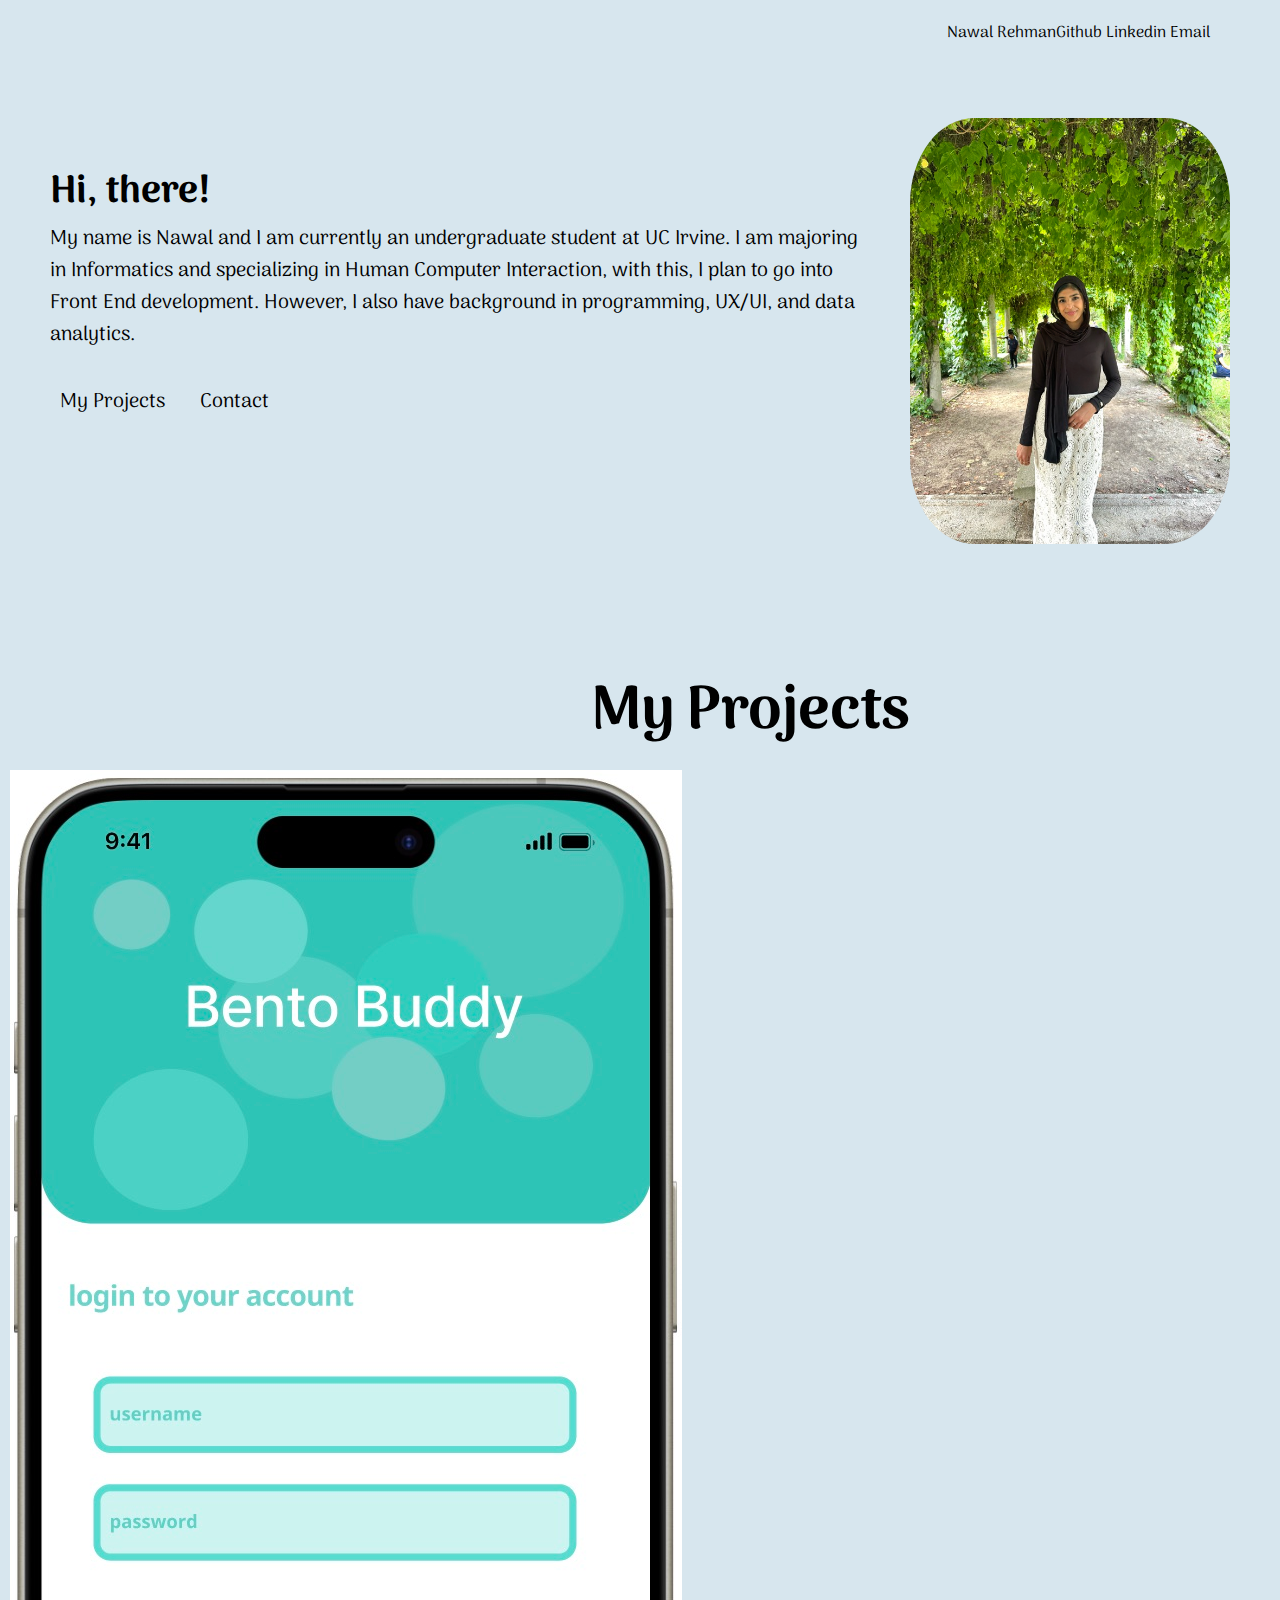
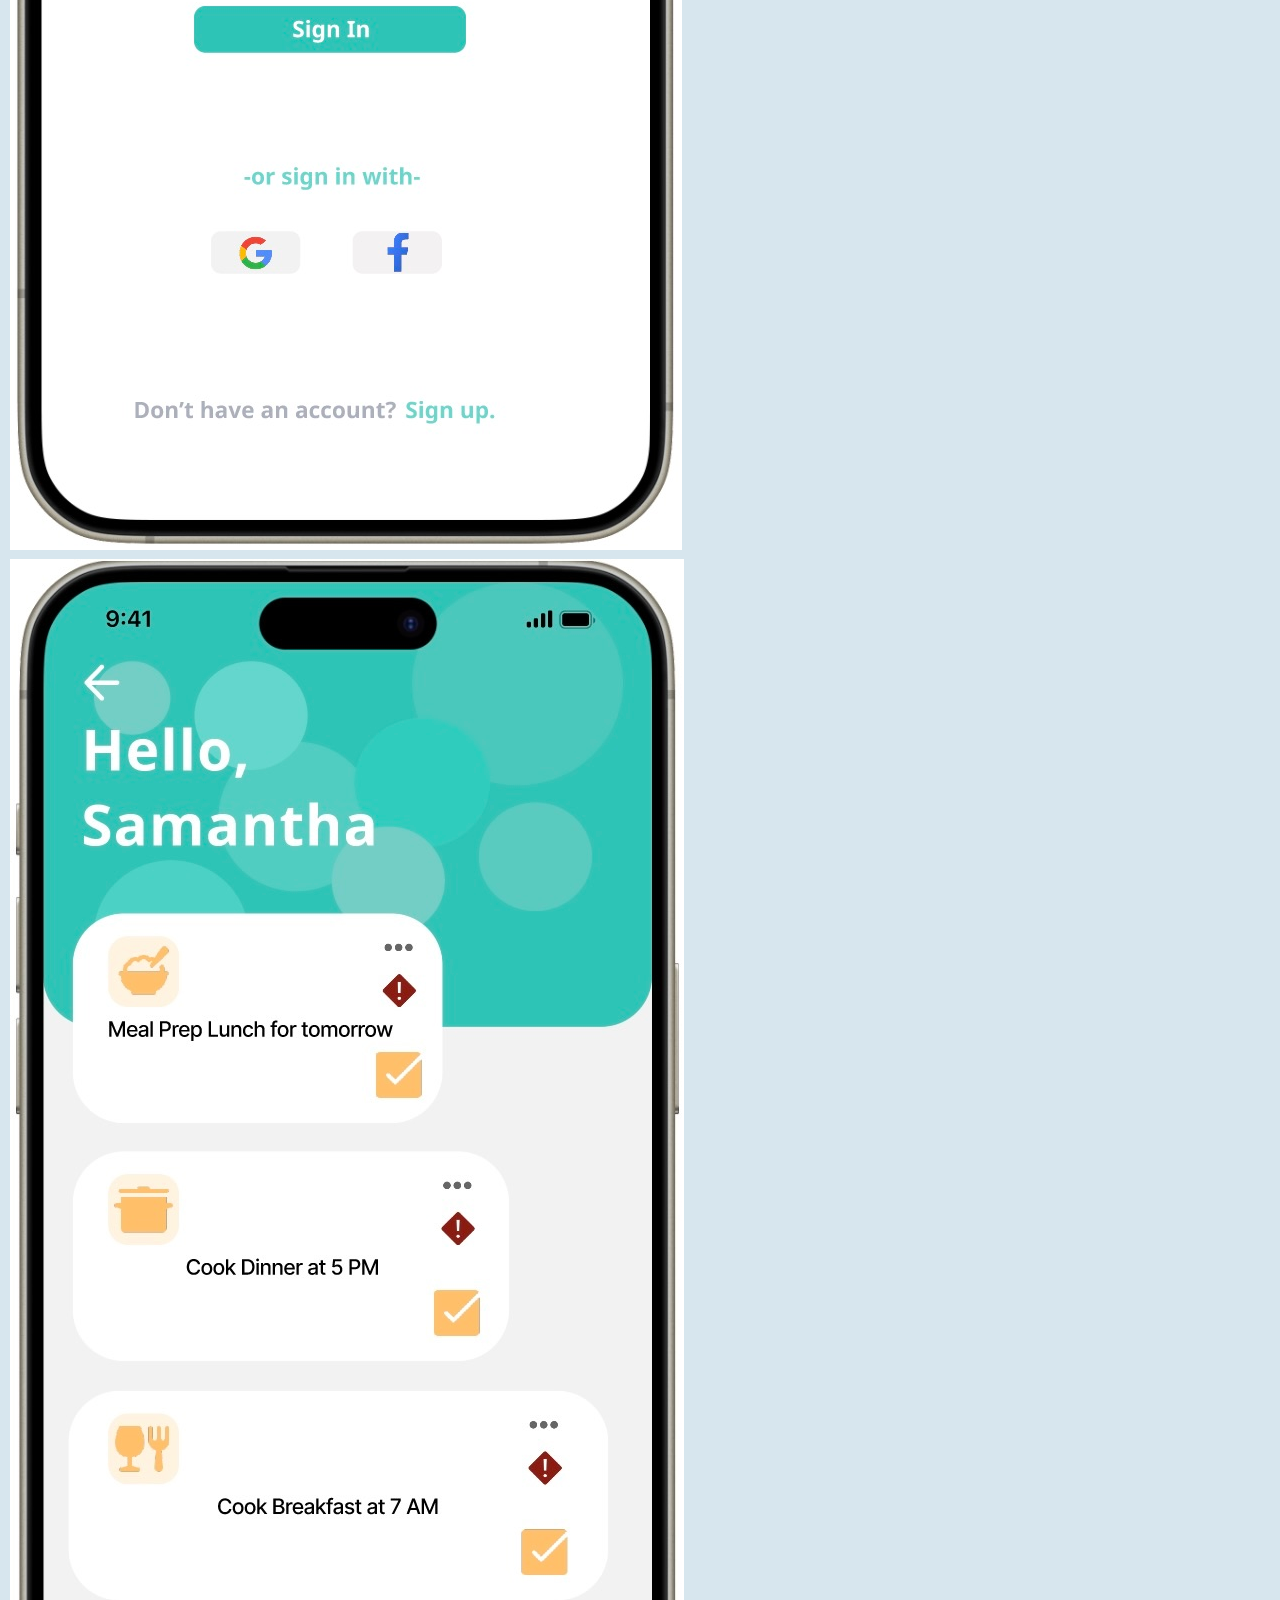
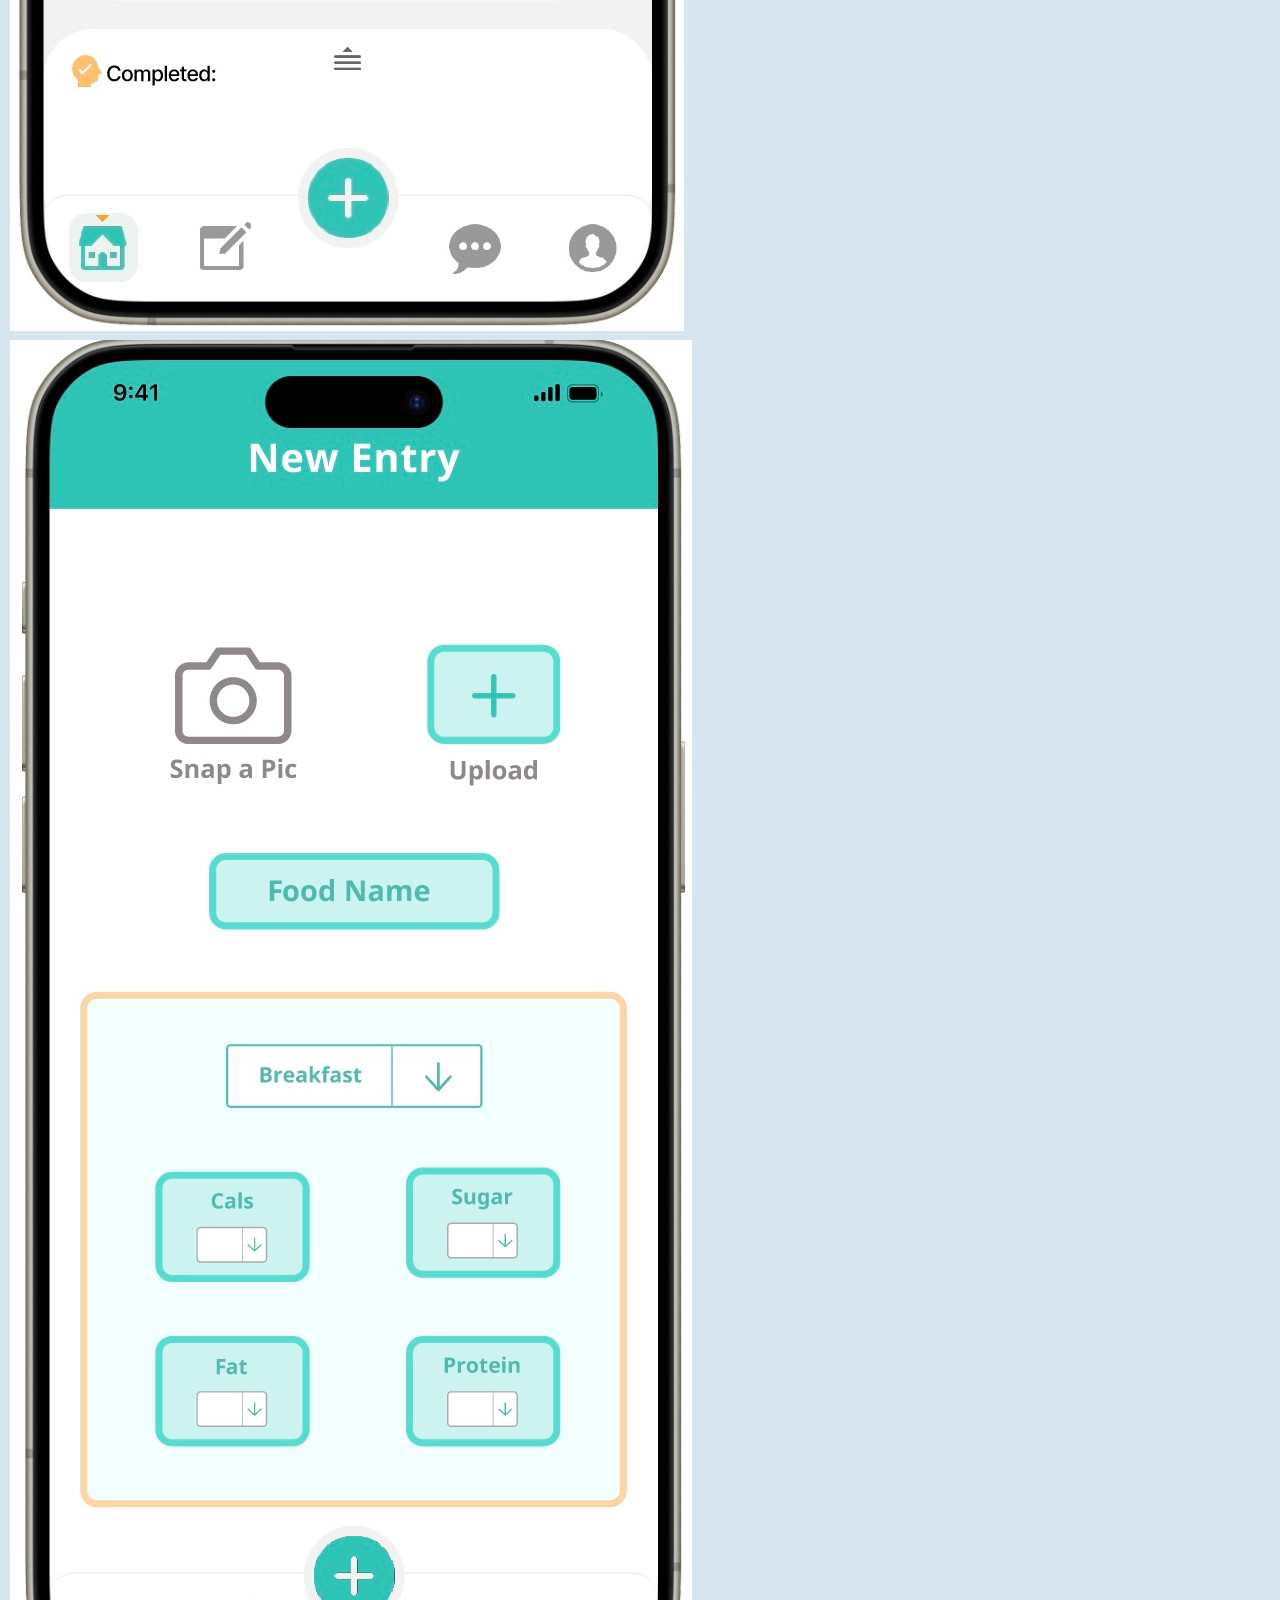
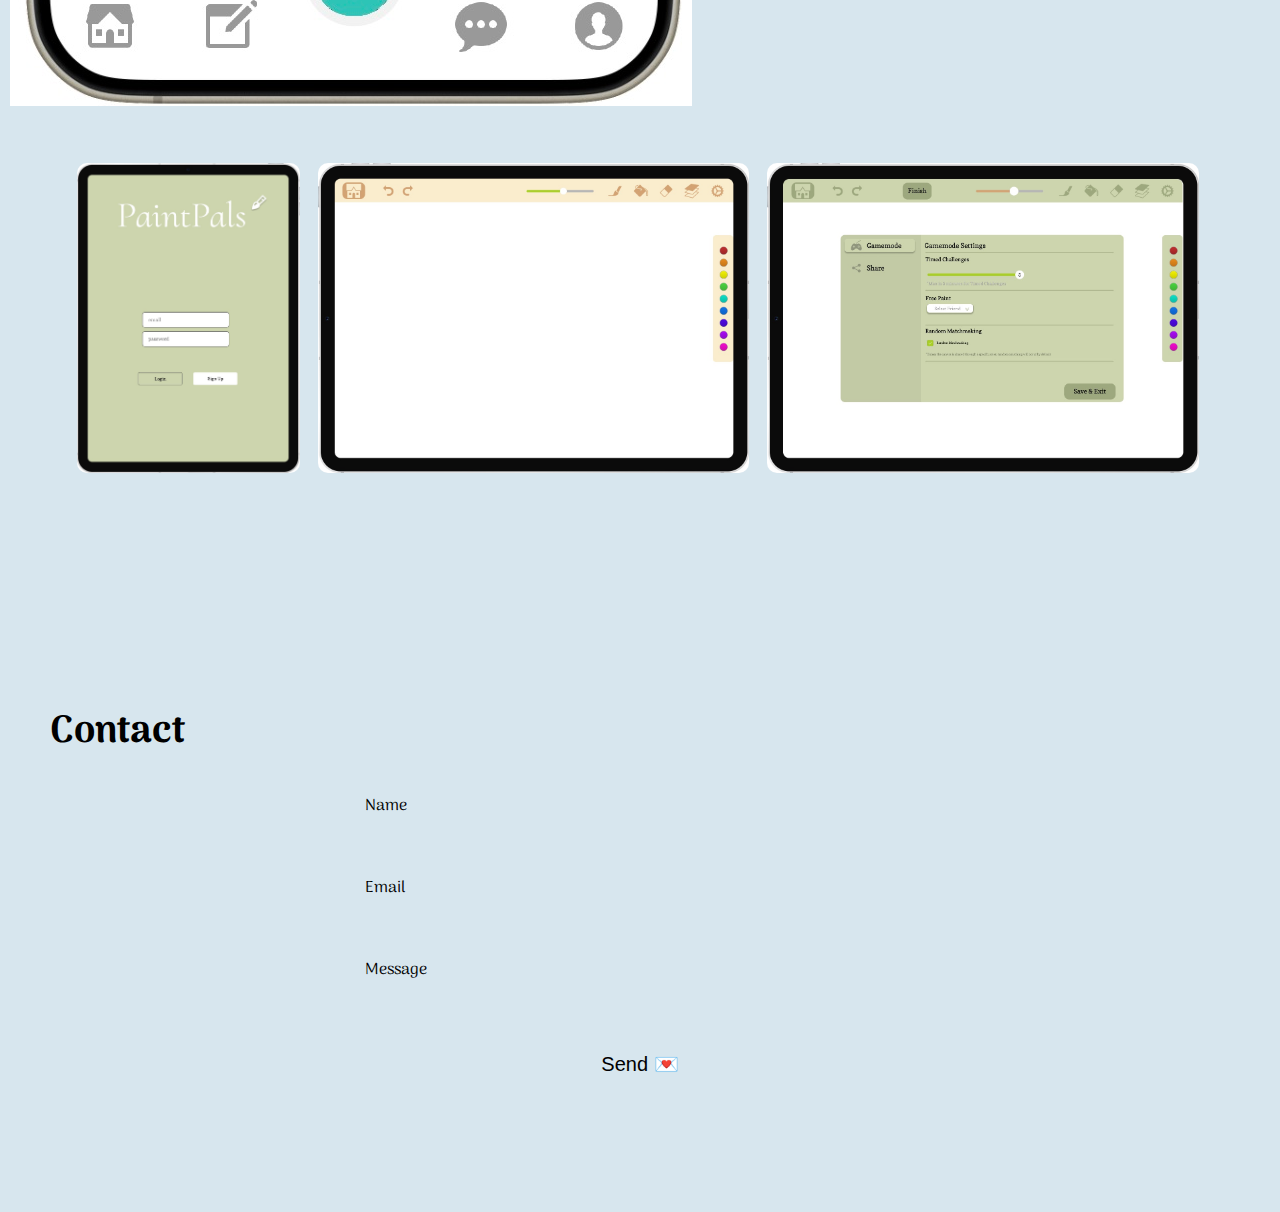
<file: index.html>
<!doctype html>
<html lang="en">

<!--
WRITTEN BY: Nawal Rehman
EMAIL: Your email here
-->

<head>
  <meta charset="utf-8">
  <meta name="author" content="Nawal Rehman">
  <meta name="description" content="home page of Nawal Rehman's portfolio">
  <meta name="viewport" content="width=device-width, initial-scale=1.0">

  <title>Nawal Rehman Portfolio</title>

  

  <link rel="preconnect" href="https://fonts.googleapis.com">
  <link rel="preconnect" href="https://fonts.gstatic.com" crossorigin>
  <link href="https://fonts.googleapis.com/css2?family=Arima:wght@100..700&display=swap" rel="stylesheet">
  <link rel="stylesheet" href="https://cdnjs.cloudflare.com/ajax/libs/font-awesome/6.6.0/css/all.min.css" 
  integrity="sha512-Kc323vGBEqzTmouAECnVceyQqyqdsSiqLQISBL29aUW4U/M7pSPA/gEUZQqv1cwx4OnYxTxve5UMg5GT6L4JJg==" crossorigin="anonymous" 
  referrerpolicy="no-referrer">
  
  <link rel="stylesheet" href="styles.css" />

</head>
<body>
  <!-- NAVBAR -->
  <nav>
    <div class="left">
        <a href="/">Nawal Rehman</a>
    </div>
    
    <div class="right">
        <a href="https://github.com/rehmannn21" target="_blank" rel="noopener noreferrer">
            <i class="fa-brands fa-github"></i>
            <span>Github</span>
        </a>
        <a href="https://www.linkedin.com/in/nawal-rehman-740a55330/" target="_blank" rel="noopener noreferrer">
            <i class="fa-brands fa-linkedin"></i>
            <span>Linkedin</span>
        </a>
        <a href="mailto:rehmannawal@gmail.com">
            <i class="fa-regular fa-envelope"></i>
            <span>Email</span>
        </a>
    </div>
        </nav>
        <main>
            <!-- ME -->
             <section class="about-section">
                <div class="text">
                    <h2>Hi, there!</h2>
                    <p> My name is Nawal and I am currently an undergraduate student at UC Irvine. I am majoring in Informatics and specializing in Human Computer
                         Interaction, with this, I plan to go into Front End development. However, I also have background in programming, UX/UI, 
                         and data analytics. </p>
    
                    <div class="links">
                        <a href="#myprojects">
                            <i class="fa-regular fa-user"></i>
                        <span>My Projects</span>
                    </a>
                    <a href="#contact">
                        <i class="fa-regular fa-envelope"></i>
                    <span>Contact</span>
                    </a>
                    </div>
                </div>
    
                <div class="headshot">
                    <img src="./me.jpeg" alt="nawal rehman headshot">
                </div>
             </section>
    
              <!-- MY PROJECTS -->
              <section id="myprojects" class="project-section">
                <h2>My Projects</h2>
    
                <div class="project-row"> 
                    <img src="./bento1.jpeg" alt="bento log-in">
                    <img src="./bento2.jpeg" alt="bento home page">
                    <img src="./bento3.jpeg" alt="bento food entry">
                </div>

                <div class="project-row2">
                  <img src="./paint1.jpeg" alt="paint log-in">
                  <img src="./paint2.jpeg" alt="paint canvas page">
                  <img src="./paint3.jpeg" alt="paint game mode">
                </div>
    
                <div class="group">
                    <div class="person-details">
                    </div>
                </div>
              </section>
    
               <!-- CONTACT -->
             <section id="contact" class="contact-section">
                <h2>Contact</h2>
                <div class="group">
    
                    <form>
                        <label for="name">Name</label>
                        <input type="text" id="name">
    
                        <label for="email">Email</label>
                        <input type="email" id="email">
    
                        <label for="message">Message</label>
                        <input type="text" id="message">
    
                        <button type="submit">Send 💌</button>
                    </form>
                </div>
             </section>
        </main>
</body>
</html>
</file>
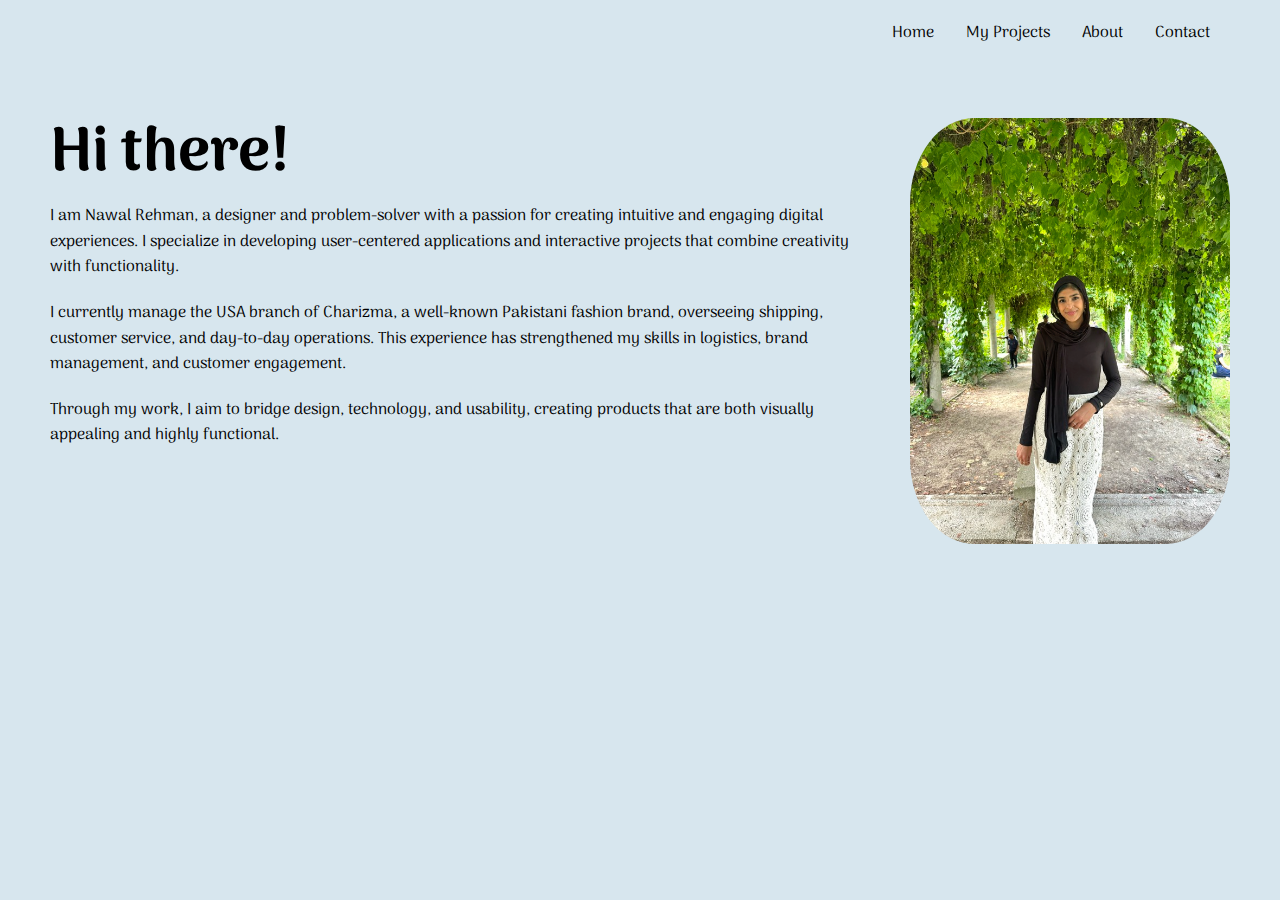
<file: about.html>
<!DOCTYPE html>
<html lang="en">
<head>
  <meta charset="UTF-8" />
  <meta name="viewport" content="width=device-width, initial-scale=1.0" />
  <title>About</title>

  <link rel="stylesheet" href="styles.css" />
  <link rel="preconnect" href="https://fonts.googleapis.com">
  <link rel="preconnect" href="https://fonts.gstatic.com" crossorigin>
  <link href="https://fonts.googleapis.com/css2?family=Arima:wght@100..700&display=swap" rel="stylesheet">
  <link rel="stylesheet" href="https://cdnjs.cloudflare.com/ajax/libs/font-awesome/6.6.0/css/all.min.css" 
    integrity="sha512-Kc323vGBEqzTmouAECnVceyQqyqdsSiqLQISBL29aUW4U/M7pSPA/gEUZQqv1cwx4OnYxTxve5UMg5GT6L4JJg==" crossorigin="anonymous" 
    referrerpolicy="no-referrer">

  <link rel="stylesheet" href="styles.css" />
</head>
<body>
  <nav class="navbar">
    <div class="nav-links">
      <a href="index.html">Home</a>
      <a href="myprojects.html">My Projects</a>
      <a href="about.html"class="active">About</a>
      <a href="contact.html">Contact</a>

      <!-- <a href="contact.html">Contact</a> -->
    </div>
  </nav>

  <main>
    <section class="about-section">
    <div>
      <div class="about-text">
        <h2>Hi there!</h2>
        <p> I am Nawal Rehman, a designer and problem-solver with a passion for creating intuitive and engaging digital experiences. I specialize in developing user-centered applications and interactive projects that combine creativity with functionality. 
        </p>
          <p> I currently manage the USA branch of Charizma, a well-known Pakistani fashion brand, overseeing shipping, customer service, and day-to-day operations. This experience has strengthened my skills in logistics, brand management, and customer engagement.
          </p> 
          <p>Through my work, I aim to bridge design, technology, and usability, creating products that are both visually appealing and highly functional. 
          </p>
      </div>
    </div>

      <div class="headshot">
        <img src="./me.jpeg" alt="nawal rehman headshot">
      </div>
    </section>
  </main>
</body>
</html>
</file>
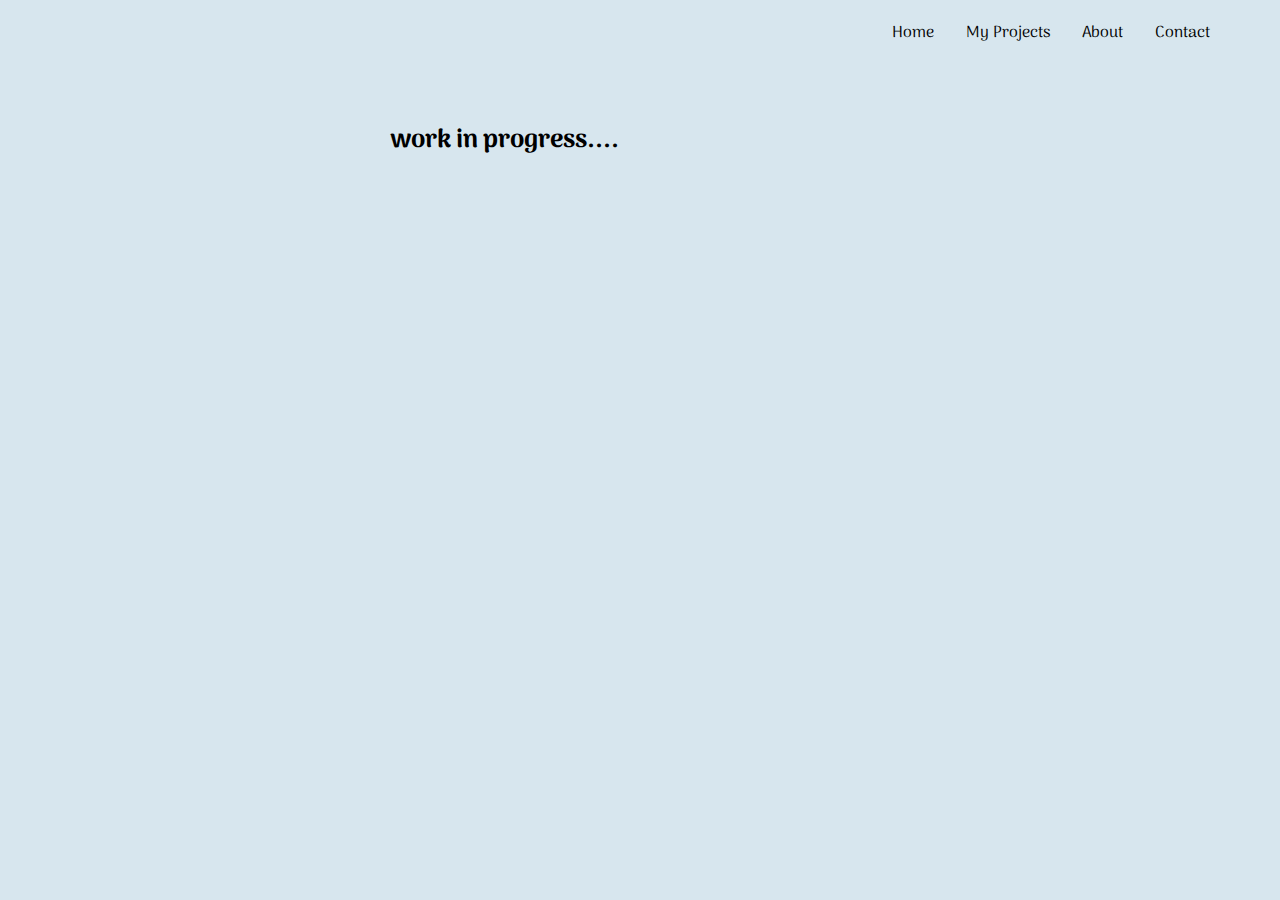
<file: bentobuddy.html>
<!doctype html>
<html lang="en">

<head>
  <meta charset="utf-8">
  <meta name="author" content="Nawal Rehman">
  <meta name="description" content="Bento Buddy Case Study">
  <meta name="viewport" content="width=device-width, initial-scale=1.0">

  <title>Bento Buddy | Nawal Rehman</title>

  <link rel="preconnect" href="https://fonts.googleapis.com">
  <link rel="preconnect" href="https://fonts.gstatic.com" crossorigin>
  <link href="https://fonts.googleapis.com/css2?family=Arima:wght@100..700&display=swap" rel="stylesheet">

  <link rel="stylesheet" href="styles.css">
</head>

<body class="project-page bento-page">

      <!-- NAVBAR -->
  <nav class="navbar">
    <div class="nav-links">
      <a href="index.html">Home</a>
      <a href="myprojects.html" class="active">My Projects</a>
      <a href="about.html">About</a>
      <a href="contact.html">Contact</a>
    </div>
  </nav>




    <!-- HERO SECTION -->
    <section class="project-hero1">
      <div class="project-hero-text1">
        <h1 class="project-subtitle1">
          work in progress....
        </h1>
        <p></p>
      </div>
    </section>
  
    <!-- IMAGES -->
    <!-- <div class="project-images-case1">
      <img src="./AI chat.png" alt="Bento Buddy AI chat">
    </div> -->
  
    <!-- PROJECT BODY -->
    <!-- <section class="project-body1">
         <div class="project-images-case1">
      <img src="./AI chat.png" alt="Bento Buddy AI chat">
    </div>
  
      <div class="project-info-box">
        <h2>Project Overview</h2>
        <p> -->
          <!-- Bento Buddy is a meal-planning mobile app designed to simplify the process
          of creating balanced, visually appealing bento boxes. The app helps users
          plan meals efficiently by guiding portion balance, ingredient variety,
          and nutritional considerations. -->
        <!-- </p>
      </div>
  
      <div class="project-info-box">
        <h2> The Problem</h2>
        <p>... -->
          <!-- Many users struggle with meal planning due to time constraints, lack of
          nutritional knowledge, and decision fatigue. Creating balanced meals often
          feels overwhelming, leading to repetitive or unhealthy choices.
        </p> -->
      <!-- </div>
  
      <div class="project-info-box">
        <h2> The Solution</h2>
        <p>... -->
          <!-- Bento Buddy streamlines meal planning by offering a structured bento-building
          experience. Users can easily assemble meals through guided portions,
          ingredient suggestions, and visual feedback—making healthy eating more
          approachable and enjoyable. -->
        <!-- </p>
      </div>
  
    </section> -->
  
  </body>
  </html>
</file>
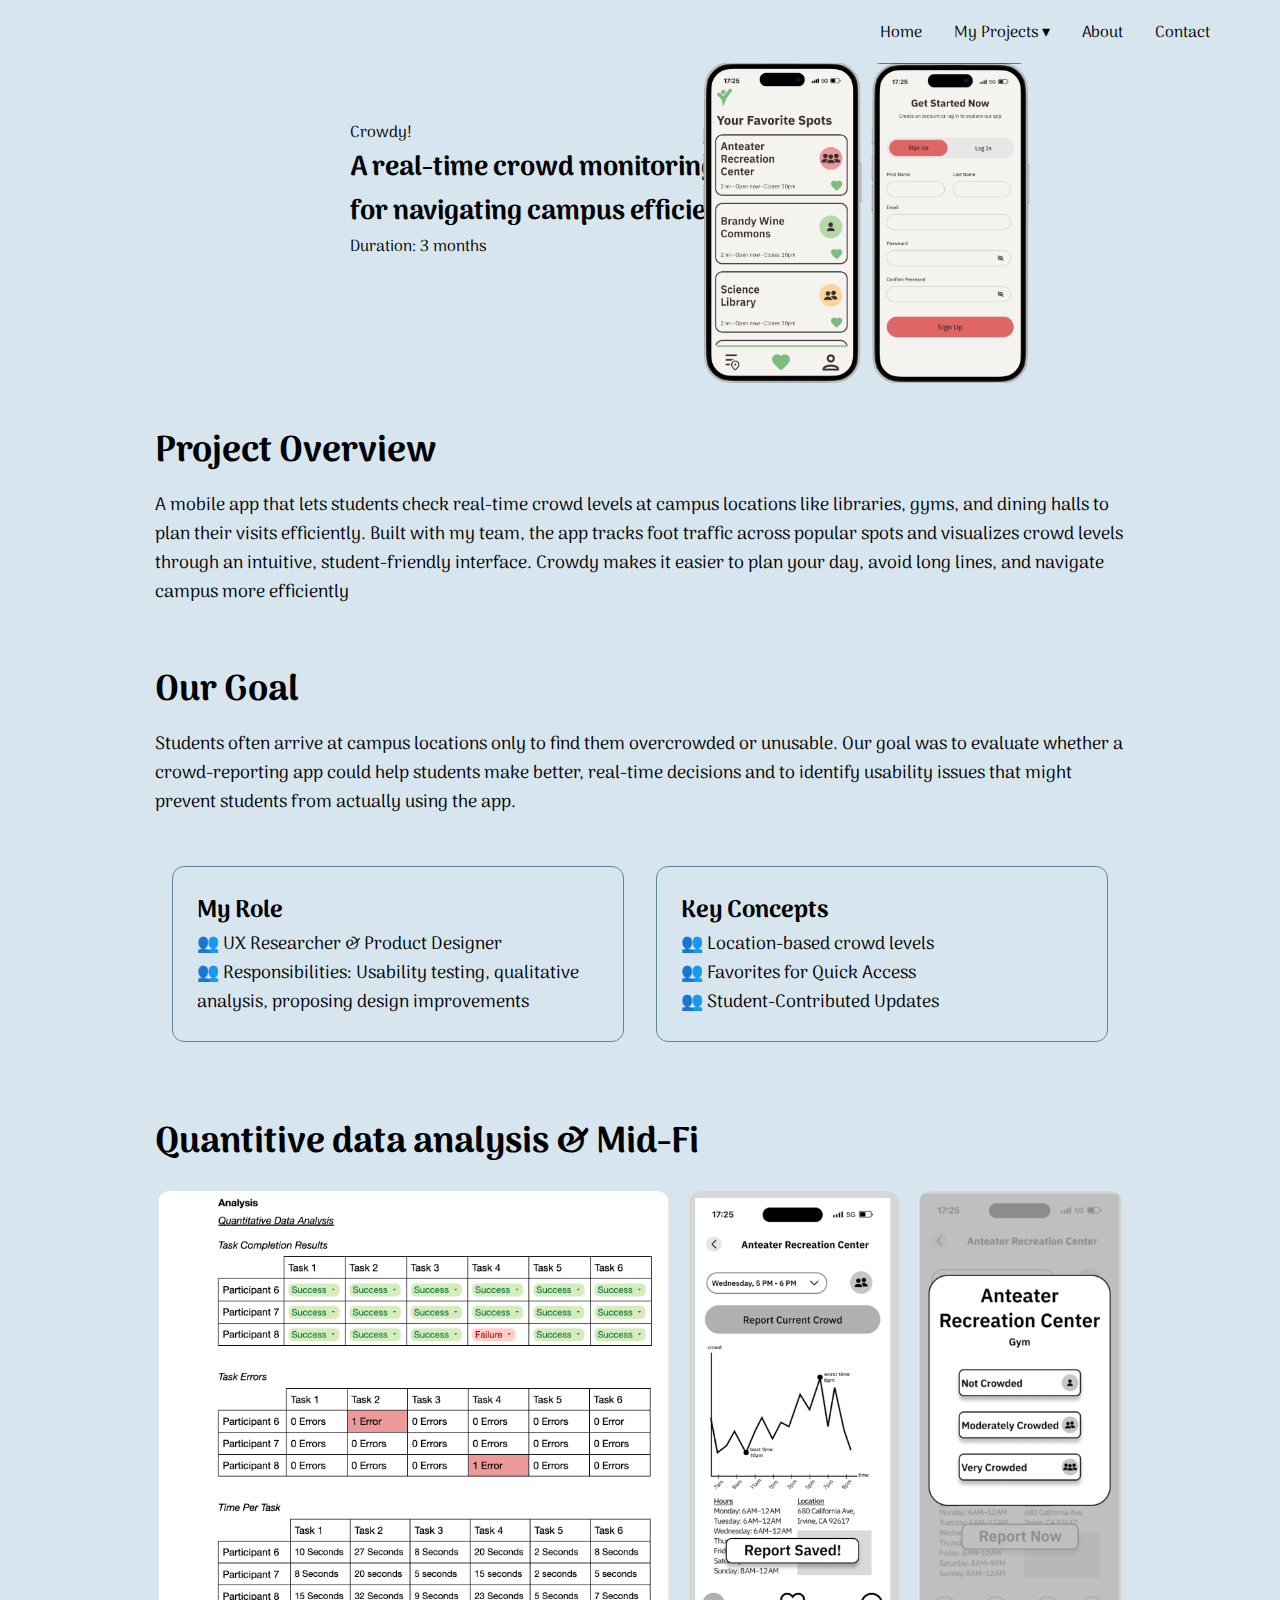
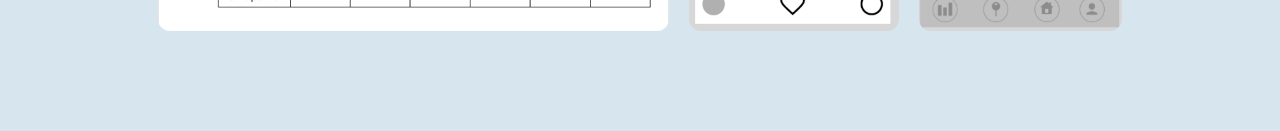
<file: crowdy.html>
<!doctype html>
<html lang="en">

<head>
  <meta charset="utf-8">
  <meta name="author" content="Nawal Rehman">
  <meta name="description" content="Crowdy Case Study">
  <meta name="viewport" content="width=device-width, initial-scale=1.0">

  <title>Crowdy! | Nawal Rehman</title>

  <link rel="preconnect" href="https://fonts.googleapis.com">
  <link rel="preconnect" href="https://fonts.gstatic.com" crossorigin>
  <link href="https://fonts.googleapis.com/css2?family=Arima:wght@100..700&display=swap" rel="stylesheet">

  <link rel="stylesheet" href="styles.css">
</head>

<body class="project-page">

  <!-- NAVBAR -->
  <nav>
    <div class="nav-links">
      <a href="index.html">Home</a>
  
      <div class="dropdown">
        <a href="myprojects.html" class="dropdown-toggle">My Projects ▾</a>
  
        <div class="dropdown-menu">
          <a href="crowdy.html">Crowdy </a>
          <a href="bentobuddy.html">BentoBuddy </a>
          <a href="paintpals.html">PaintPals </a>
        </div>
      </div>
      <a href="about.html">About</a>
      <a href="contact.html">Contact</a> 
    </div>
  </nav>

  <!-- HERO -->
  <section class="project-hero">
    <div class="project-hero-text">
    <p>Crowdy!</p>
    <h1 class="project-subtitle">
      A real-time crowd monitoring app for navigating campus efficiently
    </h1>
    <p>Duration: 3 months</p>
</div>
  </section>

  <!-- CONTENT -->
  <section class="project-body">

     <div class="project-images-case">
      <img src="crowdy!/favorite spots 2.png" alt="Crowdy fav spots">
      <img src="crowdy!/signup:login 2.png" alt="Crowdy signup/login">
    </div>

    <div class="project-info-boxx">
      <h2>Project Overview</h2>
      <p>
        A mobile app that lets students check real-time crowd levels at campus locations like libraries, gyms, 
        and dining halls to plan their visits efficiently. Built with my team, the app tracks foot traffic across
        popular spots and visualizes crowd levels through an intuitive, student-friendly interface. Crowdy makes it 
        easier to plan your day, avoid long lines, and navigate campus more efficiently
      </p>
    </div>

    <div class="project-info-boxx">
      <h2>Our Goal</h2>
      <p>Students often arrive at campus locations only to find them overcrowded or unusable. Our goal was to evaluate whether a crowd-reporting app could help students make better,
         real-time decisions and to identify usability issues that might prevent students from actually using the app.</p>
    </div>
<section class="project-info-grid1">
    <div class="project-info-box">
        <h2>My Role</h2>
        <p>👥 UX Researcher & Product Designer</p>
         <p>👥 Responsibilities: Usability testing, qualitative analysis, proposing design improvements</p> 
      </div>
      <div class="project-info-box">
        <h2>Key Concepts</h2>
         <p>👥 Location-based crowd levels</p> 
         <p>👥 Favorites for Quick Access</p>
         <p>👥 Student-Contributed Updates</p>
      </div>
</section>
    <div class="project-info-boxx">
     <h2>Quantitive data analysis & Mid-Fi</h2>
    </div>
        <div class="project-images-qa">
        <img src="crowdy!/QA 2.png" alt="crowdy! data">
        <img src="crowdy!/mid-fi1 .png" alt="djf">
        <img src="crowdy!/mid-fi  2.png" alt="crowdy">
      </div>
   
  </section>

</body>
</html>
</file>
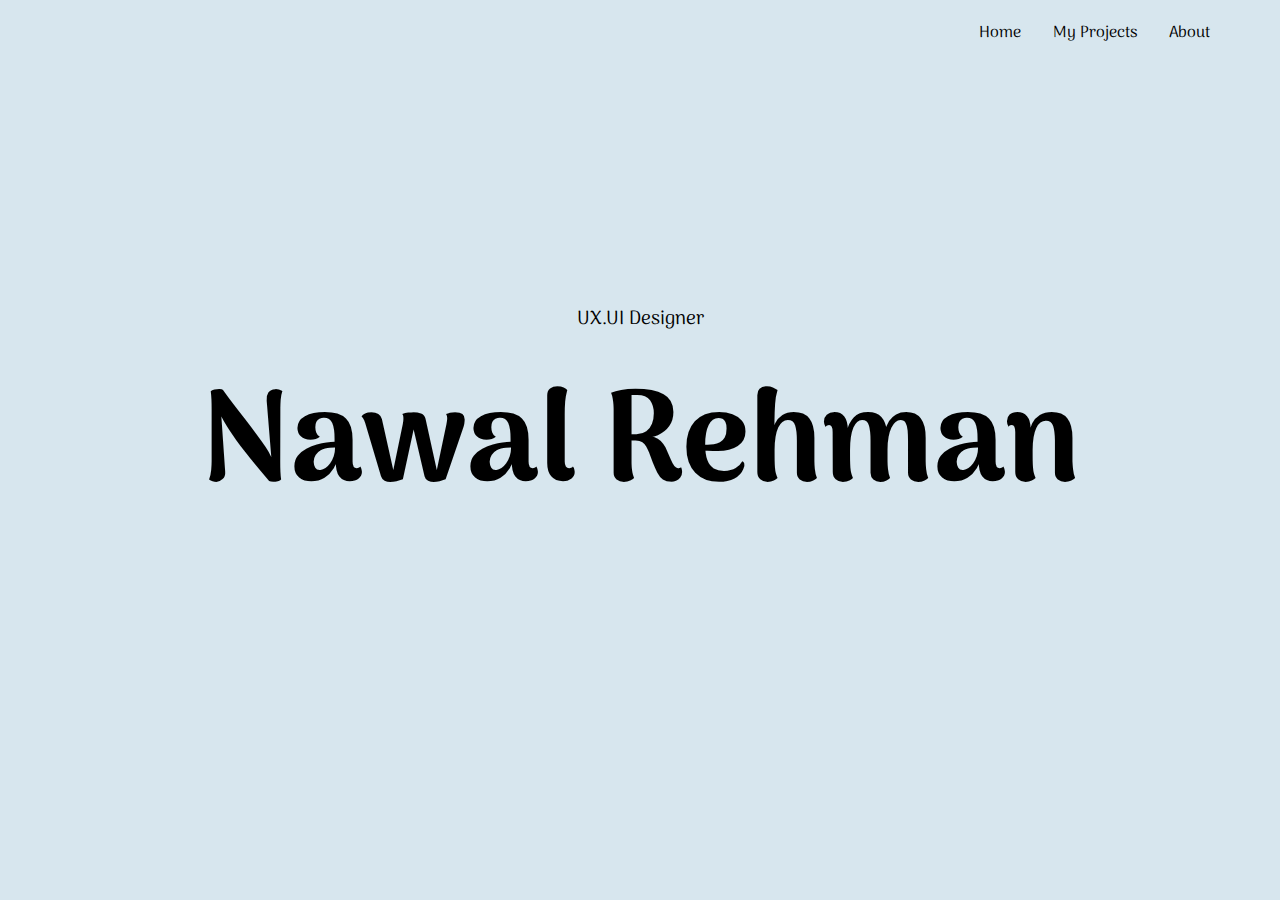
<file: home.html>
<!doctype html>
<html lang="en">

<!--
WRITTEN BY: Nawal Rehman
EMAIL: Your email here
-->

<head>
  <meta charset="utf-8">
  <meta name="author" content="Nawal Rehman">
  <meta name="description" content="home page of Nawal Rehman's portfolio">
  <meta name="viewport" content="width=device-width, initial-scale=1.0">

  <title>Nawal Rehman Portfolio</title>

  <link rel="preconnect" href="https://fonts.googleapis.com">
  <link rel="preconnect" href="https://fonts.gstatic.com" crossorigin>
  <link href="https://fonts.googleapis.com/css2?family=Arima:wght@100..700&display=swap" rel="stylesheet">
  <link rel="stylesheet" href="https://cdnjs.cloudflare.com/ajax/libs/font-awesome/6.6.0/css/all.min.css" 
  integrity="sha512-Kc323vGBEqzTmouAECnVceyQqyqdsSiqLQISBL29aUW4U/M7pSPA/gEUZQqv1cwx4OnYxTxve5UMg5GT6L4JJg==" crossorigin="anonymous" 
  referrerpolicy="no-referrer">
  
  <link rel="stylesheet" href="styles.css">

</head>
<body class="home">
   
  <!-- NAVBAR -->
  <nav class="navbar">
    <div class="nav-links">
      <a href="home.html"class="active">Home</a>
      <a href="myprojects.html">My Projects</a>
      <a href="about.html">About</a>
      <!-- <a href="contact.html">Contact</a> -->
    </div>
  </nav>
        <main class="home-hero">
            <p class="subtitle">UX.UI Designer</p>
            <h1 class="name-title">Nawal Rehman</h1>
          </main>
</body>
</html>
</file>
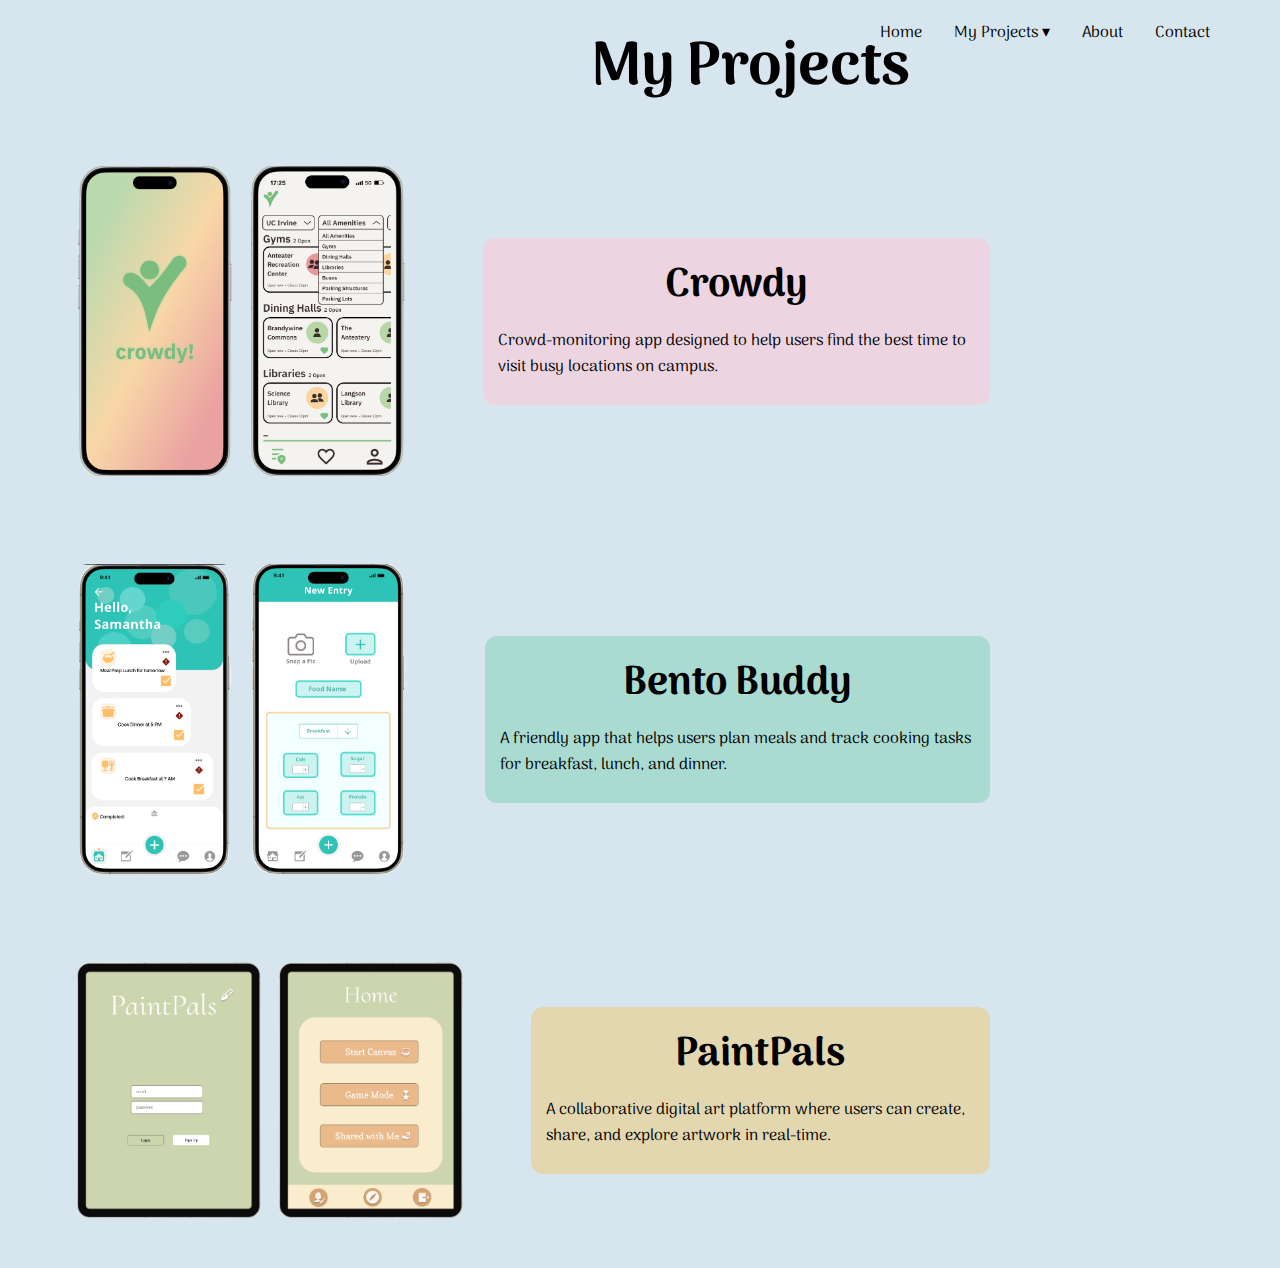
<file: myprojects.html>
<!DOCTYPE html>
<html lang="en">
<head>
  <meta charset="UTF-8" />
  <meta name="viewport" content="width=device-width, initial-scale=1.0" />
  <title>Projects</title>
  <link rel="stylesheet" href="styles.css" />
  <link rel="preconnect" href="https://fonts.googleapis.com">
  <link rel="preconnect" href="https://fonts.gstatic.com" crossorigin>
  <link href="https://fonts.googleapis.com/css2?family=Arima:wght@100..700&display=swap" rel="stylesheet">
  <link rel="stylesheet" href="https://cdnjs.cloudflare.com/ajax/libs/font-awesome/6.6.0/css/all.min.css" 
    integrity="sha512-Kc323vGBEqzTmouAECnVceyQqyqdsSiqLQISBL29aUW4U/M7pSPA/gEUZQqv1cwx4OnYxTxve5UMg5GT6L4JJg==" crossorigin="anonymous" 
    referrerpolicy="no-referrer">
</head>

<body>
  <nav>
    <div class="nav-links">
      <a href="index.html">Home</a>
  
      <div class="dropdown">
        <a href="myprojects.html" class="dropdown-toggle">My Projects ▾</a>
  
        <div class="dropdown-menu">
          <a href="crowdy.html">Crowdy</a>
          <a href="bentobuddy.html">BentoBuddy</a>
          <a href="paintpals.html">PaintPals</a>
        </div>
      </div> 
      <a href="about.html">About</a>
      <a href="contact.html">Contact</a>
    </div>
  </nav>

  <main>
    <section class="project-section">
      <h2>My Projects</h2>

      <a href="crowdy.html" class="project-link">
      <div class="project-row2">
       <img src="./home page.png" alt="crowdy homepage">
       <img src="./locations.png" alt="crowdy locations">

       <div class="project-text2">
        <h2>Crowdy</h2>
        <p>
          Crowd-monitoring app designed to help users find the best time to visit busy locations on campus. <!--Built with my team, the app tracks foot traffic across popular spots and visualizes crowd levels through an intuitive, student-friendly interface. Crowdy makes it easier to plan your day, avoid long lines, and navigate campus more efficiently.-->
          </p>
      </div>
      </div>
    </a>

    <a href="bentobuddy.html" class="project-link1">
      <div class="project-row3">
        <div class="project-images">
          <img src="./homepage.png" alt="bento home">
          <img src="./newentry.png" alt="bento new entry">
        </div>
      
        <div class="project-text3">
          <h2>Bento Buddy</h2>
          <p>
            A friendly app that helps users plan meals and track cooking tasks for breakfast, lunch, and dinner. <!-- Users can create personalized meal plans, generate grocery lists, and get reminders for prep and cook times. The app makes meal preparation effortless, supports dietary preferences, and encourages efficient kitchen management with a clean, easy-to-navigate interface.-->
          </p>
        </div>
      
      </div>
    </a>
      <div class="project-row4">
          <img src="./Log-in.png" alt="paintpals canvas">
          <img src="./Home Screen.png" alt="paintpals gamemode">
      <div class="project-text4">
        <h2>PaintPals</h2>
        <p> A collaborative digital art platform where users can create, share, and explore artwork in real-time. <!-- With interactive tools and gamemodes, it makes art social, engaging, and accessible for all skill levels.--> </p>
      </div>
    </div>

    </section>
  </main>
</body>
</html>
</file>
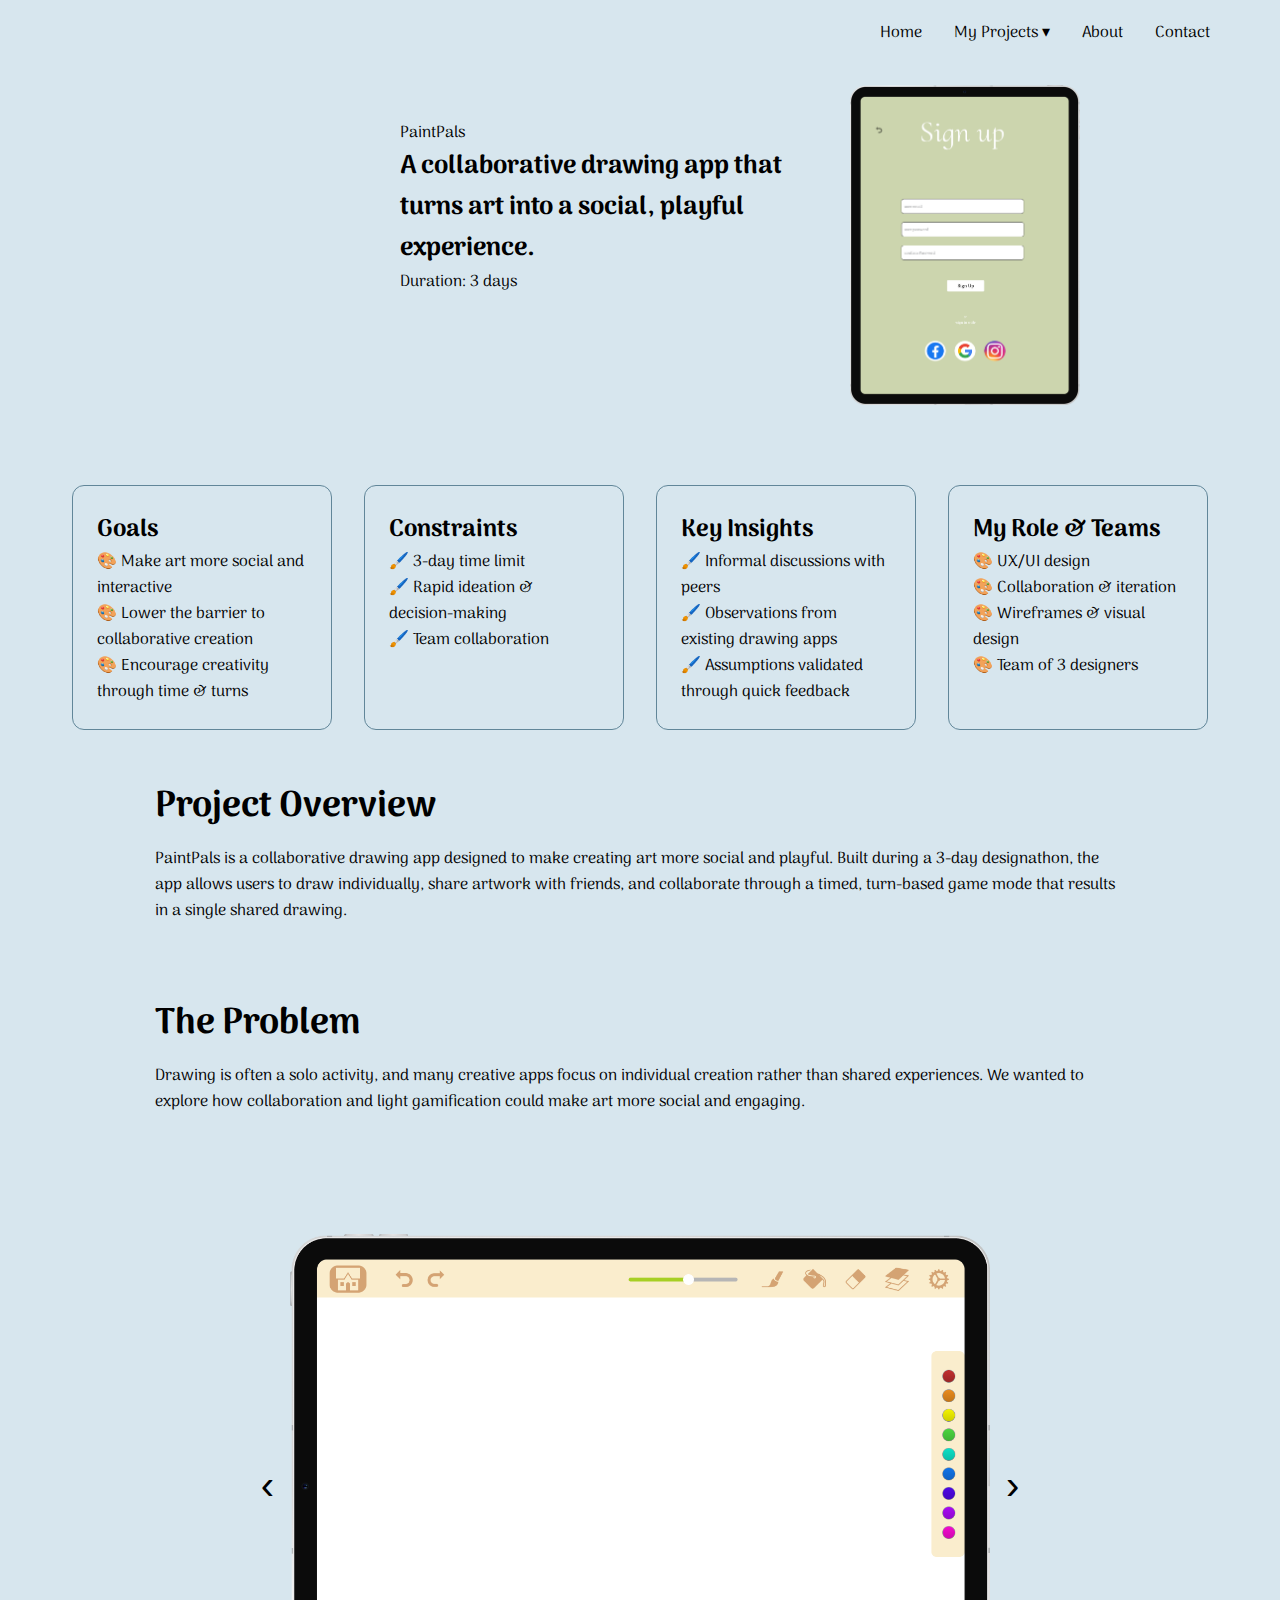
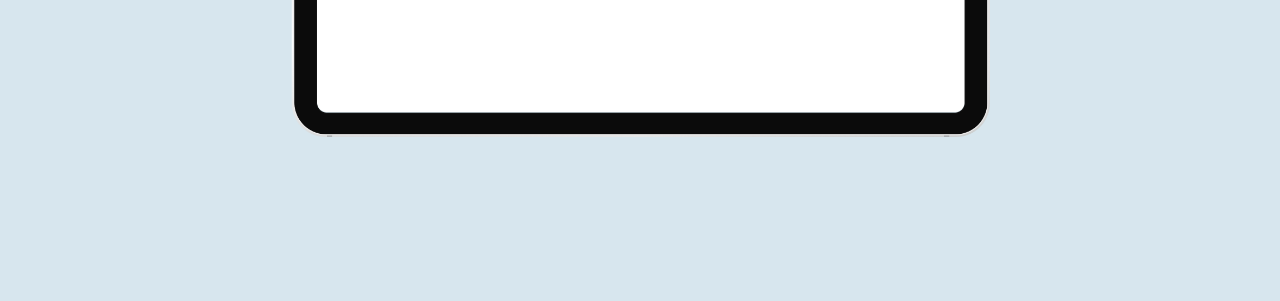
<file: paintpals.html>
<!doctype html>
<html lang="en">

<head>
  <meta charset="utf-8">
  <meta name="author" content="Nawal Rehman">
  <meta name="description" content="PaintPals Case Study">
  <meta name="viewport" content="width=device-width, initial-scale=1.0">

  <title>PaintPals | Nawal Rehman</title>

  <link rel="preconnect" href="https://fonts.googleapis.com">
  <link rel="preconnect" href="https://fonts.gstatic.com" crossorigin>
  <link href="https://fonts.googleapis.com/css2?family=Arima:wght@100..700&display=swap" rel="stylesheet">

  <link rel="stylesheet" href="styles.css">
</head>

<body class="project-page paint-page">

    <!-- NAVBAR -->
    <nav>
      <div class="nav-links">
        <a href="index.html">Home</a>
    
        <div class="dropdown">
          <a href="myprojects.html" class="dropdown-toggle">My Projects ▾</a>
    
          <div class="dropdown-menu">
            <a href="crowdy.html">Crowdy </a>
            <a href="bentobuddy.html">BentoBuddy </a>
            <a href="paintpals.html">PaintPals </a>
          </div>
      </div> 
        <a href="about.html">About</a>
        <a href="contact.html">Contact</a>
      </div>
    </nav>

    <!-- HERO -->

<section class="project-hero2">
  <div class="project-hero-text2">
  <p>PaintPals</p>
  <h1 class="project-subtitle2">
    A collaborative drawing app that turns art into a social, playful experience.
  </h1>
  <p>Duration: 3 days</p>

  <div class="project-images-case2">
      <img src="paintpals/Sign Up.png" alt="signup">
     </div>
 
</div>
</section>

  <!-- CONTENT -->

  <section class="project-info-grid">
    <div class="project-info-box3">
       <h2> Goals</h2>
        <p> 🎨 Make art more social and interactive </p>
        <p> 🎨 Lower the barrier to collaborative creation </p>
        <p> 🎨 Encourage creativity through time & turns </p>
    
    </div>
    
     <div class="project-info-box3">
       <h2> Constraints </h2>
       <p> 🖌️ 3-day time limit </p>
       <p> 🖌️ Rapid ideation & decision-making</p>
       <p> 🖌️ Team collaboration </p>
    
     </div>
    
     <div class="project-info-box3">
        <h2> Key Insights</h2>
        <p> 🖌️ Informal discussions with peers </p>
        <p> 🖌️ Observations from existing drawing apps </p>
        <p> 🖌️ Assumptions validated through quick feedback</p>
      </div>
    
      <div class="project-info-box3">
        <h2> My Role & Teams </h2>
       <p> 🎨 UX/UI design </p>
       <p> 🎨 Collaboration & iteration </p>
       <p> 🎨 Wireframes & visual design </p>
       <p> 🎨 Team of 3 designers</p>
      </div>
    
    </section>

<section class="project-body2">

 <div class="project-info-box2">
   <h2>Project Overview</h2>
   <p> PaintPals is a collaborative drawing app designed to make creating art more social and playful. Built during a 3-day designathon, the app allows users to draw individually, share artwork with friends, and collaborate through a timed, turn-based game mode that results in a single shared drawing. </p>
 </div>

 <div class="project-info-box2">
    <h2>The Problem</h2>
    <p> Drawing is often a solo activity, and many creative apps focus on individual creation rather than shared experiences. We wanted to explore how collaboration and light gamification could make art more social and engaging.</p>
  </div>

<section class="carousel">
    <button class="carousel-btn prev">‹</button>
  
    <div class="carousel-track-container">
      <ul class="carousel-track">
        <li class="carousel-slide">
          <img src="paintpals/Canvas.png" alt="PaintPals screen 1">
        </li>
        <li class="carousel-slide">
          <img src="paintpals/Canvas H Settings.png" alt="PaintPals screen 2">
        </li>
        <li class="carousel-slide">
          <img src="paintpals/H Gamemode 1.png" alt="PaintPals screen 3">
        </li>
        <li class="carousel-slide">
            <img src="paintpals/H Gamemode 2.png" alt="PaintPals screen 4">
          </li>
      </ul>
    </div>
  
    <button class="carousel-btn next">›</button>
  </section>


</section>

<script>
    const track = document.querySelector('.carousel-track');
    const slides = Array.from(track.children);
    const nextButton = document.querySelector('.next');
    const prevButton = document.querySelector('.prev');
  
    let currentIndex = 0;
  
    function updateCarousel() {
      const slideWidth = slides[0].getBoundingClientRect().width;
      track.style.transform = `translateX(-${slideWidth * currentIndex}px)`;
    }
  
    nextButton.addEventListener('click', () => {
      currentIndex = (currentIndex + 1) % slides.length;
      updateCarousel();
    });
  
    prevButton.addEventListener('click', () => {
      currentIndex = (currentIndex - 1 + slides.length) % slides.length;
      updateCarousel();
    });
  
    window.addEventListener('resize', updateCarousel);
  </script>
  

</body>
</file>
<file: styles.css>
:root {
    -webkit-text-fill-color: black;
    /*--link-color: #afdef0;*/
    --backhground-color: #d7e6ee;
}

body {
    /* background: radial-gradient(circle, #afdef0, #ece4ee); */
    background-size: 300% 300%;
	animation: gradient 13s ease infinite;
	height: 100vh;
}

@keyframes gradient {
	0% {
		background-position: 0% 50%;
	}
	50% {
		background-position: 100% 50%;
	}
	100% {
		background-position: 0% 50%;
	}
} 

*{
    margin: 0;
    padding: 0;
    box-sizing: border-box; 
}

html{
    scroll-behavior: smooth; 
}

body{
    font-family: 'Arima', sans-serif;
    background-color: var(--backhground-color);
    padding-bottom: 10px;
}

a {
color: var(--link-color);
text-decoration: none;
}

/* NAVBAR */
nav {
    display: flex;
    justify-content: space-between;
    align-items: center;
    position: absolute;
    top: 20px;
    right: 20px;
    padding: 0 50px;
  }

  .nav-links {
  display: flex;
  gap: 2rem;
  align-items: center;
}
/* Dropdown wrapper */
.dropdown {
    position: relative;
  }
  
  /* Hide dropdown by default */
  .dropdown-menu {
    position: absolute;
    top: 100%;
    left: 0;
    background: #bbdcef;
    padding: 0.75rem 0;
    display: none;
    flex-direction: column;
    min-width: 180px;
    box-shadow: 0 8px 17px #030303;
    z-index: 1000;
  }
  
  /* Show dropdown when hovering EITHER the link or menu */
  .dropdown:hover .dropdown-menu {
    display: flex;
  }
  
  /* Dropdown links */
  .dropdown-menu a {
    padding: 0.6rem 1.2rem;
    text-decoration: none;
    color: black;
    white-space: nowrap;
  }
  
  .dropdown-menu a:hover {
    background-color: #7db3d2;
  }
   
 .home-hero {
    height: 95vh;
    display: flex;
    flex-direction: column;
    justify-content: center;
    align-items: center;
    text-align: center;
  }
  
  .subtitle {
    font-size: 1.2rem;
    color: #777;
    margin-bottom: 0.5rem;
  }
  
  .name-title {
    font-size: 8rem;
    font-weight: 700;
    margin: 0;
  }

/* About me */
.about-section{
    display: flex;
    justify-content: space-between;
    align-items: center;
    padding: 0 50px;
    margin: 50px 0;
    margin-bottom: 100px;
    gap: 40px;
}

.about-section .text{
    flex: 5;
    font-size: 20px;
}

.about-section .text h2{
    font-size: 38px;
}
.about-text p:last-of-type {
    margin-bottom: 2.5rem; /* adjust as needed */
  }

.about-text p {
    line-height: 1.6;
    margin-bottom: 1.25rem;
  }

html, body {
    height: 100%;
}

body {
    display: flex;
    flex-direction: column;
}

.about-content {
    flex: 1;
}
  
.site-footer {
    padding-top: 8rem;
    text-align: right;
    /* padding-left: 2rem; */
    padding-right: 2rem;
  }
  
.site-footer p {
    font-size: 10px;
    color: #666;
    letter-spacing: 0.03em;
  }

.about-section .text .links{
    margin-top: 30px;
}

.about-section .text .links a{
    display: inline-block;
    padding: 5px 10px;
    border: 2px solid var(--link-color);
    border-radius: 5px;
    margin-right: 10px;
    margin-bottom: 10px;
    transition: .1s;
    color: black;
}

.about-section .text .links a:hover{
    display: inline-block;
    padding: 5px 10px;
    border: 2px solid var(--link-color);
    border-radius: 5px;
    margin-right: 10px;
    margin-bottom: 10px;
    transition: .1s;
    color: var(--link-color);
}

.about-section .headshot{
    flex: 2;
    display: flex;
    justify-content: right;
    margin-top: 68px;
}

.about-section .headshot img{
    width: 320px;
    border-radius: 20%;
    object-fit: contain;
}

/* My Projects */ 

.project-section {
    display: flex;
    flex-direction: column;
    gap: 8px;
    padding: 10px;
    max-width: 1000px;
}
.project-section h2{
    font-size: 60px;
    text-align: center;
    margin-left: 250px;
    width: 100%;
    margin-top: 10px;
}

.project-section .group {
    display: flex;
    align-items: center;
    justify-content: flex-start;

}

.project-section .group .person-details {
    text-align: left;
    flex: 2;
}  


.project-row2 {
    display: flex;
    align-items: center;
    justify-content: flex-start;
    gap: 18px;
    padding-left: 67px;
    margin: 40px 0;
}

.project-row2 img {
    object-fit: contain;
    height: 310px;
    margin: 0;
    padding: 0;
    border-radius: 10px;

}
.project-row3 {
    display: flex;
    align-items: center;
    justify-content: flex-start;
    gap: 18px;
    padding-left: 67px;
    margin: 40px 0;

}
.project-images {
    display: flex;
    flex-direction: row;
    justify-content: flex-start;
    gap: 18px;
}

.project-images img {
    object-fit: contain;
    height: 310px;
    margin: 0;
    padding: 0;
    border-radius: 10px;
}

.project-text2 h2 {
    /* margin-bottom: 10px; */
    /* margin-left: 3%; */
    font-size: 40px;
    margin: 0 0 10px 0; 
}

.project-text2 p {
    /* margin-left: 70px; */
    margin: 0 0 10px 0; 
}

.project-text2 {
        padding: 15px 300px;
        background-color: #ecd5e0;
        border-radius: 12px;
        padding: 15px;
        margin-left: 60px;
}

.project-text3 h2 {
    /* margin-bottom: 10px; */
    /* margin-left: 3%; */
    font-size: 40px;
    margin: 0 0 10px 0; 
}

.project-text3 p{
    /* margin-left: 70px; */
    margin: 0 0 10px 0; 
}

.project-text3 {
    padding: 15px 300px;
    background-color: #aadbd1;
    border-radius: 12px;
    padding: 15px;
    margin-left: 60px;
}

.project-row4 {
    display: flex;
    align-items: center;
    justify-content: flex-start;
    gap: 18px;
    padding-left: 67px;
    margin: 40px 0;
    flex-wrap: nowrap;        
    width: 100%; 
}

.project-row4 img {
    object-fit: contain;
    height: 256px;
    width: auto;             
    border-radius: 10px;
}

.project-text4 h2 {
    font-size: 40px;
    margin: 0 0 10px 0;  
}
.project-text4 p{
    margin: 0 0 10px 0;  
}

.project-text4 {
    padding: 15px 300px;
    background-color: #e3d7af;
    border-radius: 12px;
    padding: 15px;
    margin-left: 50px;
}
.project-link {
    text-decoration: none;
    color: inherit;
    display: block;
}
.project-row2{
    cursor: pointer; 
    transition: transform 0.25s ease, box-shadow 0.25s ease;
}
.project-row2:hover{
    transform: translateY(-6px);
    box-shadow: 0 10px 24px rgba(0,0,0,0.15);
}
.project-row2 img{
    transition: transform 0.25s ease;
}
.project-row2:hover img{
    transform: scale(1.03);
}
.project-row3{
    cursor: pointer; 
    transition: transform 0.25s ease, box-shadow 0.25s ease;
}
.project-row3:hover{
    transform: translateY(-6px);
    box-shadow: 0 10px 24px rgba(0,0,0,0.15);
}
.project-row3 img{
    transition: transform 0.25s ease;
}
.project-row3:hover img{
    transform: scale(1.03);
}
.project-row4{
    cursor: pointer; 
    transition: transform 0.25s ease, box-shadow 0.25s ease;
}
.project-row4:hover{
    transform: translateY(-6px);
    box-shadow: 0 10px 24px rgba(0,0,0,0.15);
}
.project-row4 img{
    transition: transform 0.25s ease;
}
.project-row4:hover img{
    transform: scale(1.03);
}

.about-text h2 {
 font-size: 61px;
}

/* Contact */
.contact-section {
    padding: 0 50px;
    margin-bottom: 100px;
    margin-top: 170px;
}

.contact-section h2{
    font-size: 38px;
    margin-bottom: 20px;
}
.contact-section .group {
    display: flex;
    justify-content: center;
}

.contact-section .group form{
    flex: 3;
    display: flex;
    flex-direction: column;
    margin-bottom: 23px;
    max-width: 550px;
    margin-top: 10px;
}

.contact-section .group form input,
.contact-section .group form textarea {
    font-family: 'Arima', sans-serif;
    border: 2px solid var(--link-color);
    background-color: transparent;
    padding: 10px;
    margin-bottom: 15px;
    outline: none;
    resize: none;
}

.contact-section .group form button {
    font-size: 20px;
    color:#eeeff1;
    background-color: var(--link-color);
    border: none; 
    height: 50px;
    cursor: pointer; 
    transition: .1s;
}

.contact-section .group form button:hover {
    filter: brightness(.9);
}  */

.contact-bubble {
    font-family: 'Arima', sans-serif;
    border: 2px solid var(--link-color);
    color: var(--text-color);
    padding: 25px 40px;
    border-radius: 999px;
    text-decoration: none;
    font-size: 20px;
    margin: 0 15px;
    transition: all 0.25s ease;
  }
  
  .contact-bubble:hover {
    background-color: var(--link-color);
    color: #eeeff1;
    transform: translateY(-4px) scale(1.05);
  }

/* =========================
   PROJECT CASE STUDY PAGE
========================= */

.project-page {
    padding-top: 120px;
}

/* crowdy! Hero */
.project-hero {
    display: flex;
    align-items: center;
    justify-content: space-between;

    padding-right: 350px;
    padding-left: 350px;
}

.project-hero h1 {
    font-size: 170%;
}

.project-subtitle {
    font-size: 190%;
    color: #555;
    max-width: 420px;
    margin: 0;
    text-align: left;
    
}

/* Body */
.project-body {
    max-width: 1100px;
    margin: 0 auto;
    padding: 0 50px 100px;
    display: flex;
    flex-direction: column;
    gap: 24px;

}

/* Info boxes (reuse your style language) */
.project-info-boxx {
    border-radius: 12px;
    padding: 15px;
}

.project-info-boxx h2 {
    font-size: 36px;
    margin-bottom: 10px;
}

.project-info-boxx p {
    font-size: 18px;
    margin:  0;
}

/* Images */
.project-images-case {
    display: flex;
    gap: 6px;
    flex-wrap: wrap;
    justify-content: right;
    position: relative;
    right: 110px;
  
}
.project-images-case img {
    height: 320px;
    object-fit: contain;
    border-radius: 12px;
    margin-top: -197px;
  
}
.project-images-case img{
    transition: transform 0.25s ease;
}
.project-images-case:hover img{
    transform: scale(1.03);
}

.project-images-qa {
    display: flex;
    margin-top: -30px;  
    gap: 20px;
    justify-content: center;
  }
  
  .project-images-qa img {
    width: auto; 
    height: 440px;
    border-radius: 12px;
    object-fit: contain;
  }

  .project-images-qa img{
    transition: transform 0.25s ease;
}
.project-images-qa:hover img{
    transform: scale(1.03);
}

.project-info-grid1 {
    display: grid;
    grid-template-columns: repeat(2, 1fr);
    gap: 2rem;

    max-width: 1200px;  
    margin: 2rem auto;  
    padding: 0 2rem; 
    margin-top: 10px;
  }

  .project-info-box:hover {
    border-color: #e3d7af;
    box-shadow: 0 6px 16px rgba(0, 0, 0, 0.05);
  }
  
  .project-info-box {
  padding: 1.5rem;
  border-radius: 12px;
  border: 1.5px solid #618699; 
  background: transparent;
  }

  @media (max-width: 900px) {
    .project-info-grid1 {
      grid-template-columns: repeat(2, 1fr);
    }
  }
  
  @media (max-width: 500px) {
    .project-info-grid1 {
      grid-template-columns: 1fr;
    }
  }
  
/* bentobuddy Hero */
.project-hero1 {
    display: flex;
    align-items: center;
    justify-content: space-between;
    gap: 64px;
    padding: 0 120px;

    padding-right: 390px;
    padding-left: 390px;
}
.hero1-content{
    flex: 1;
    max-width: 45%;
}

.project-hero1 h1 {
    font-size: 160%;
}

.project-subtitle1 {
    font-size: 190%;
    color: #555;
    max-width: 420px;
    margin: 0;
    text-align: left;
    
}

.project-body1 {
    max-width: 1100px;
    margin: 0 auto;
    padding: 0 50px 100px;
    display: flex;
    flex-direction: column;
    gap: 40px;

}
.project-info-box1 {
    border-radius: 12px;
    padding: 15px;
}

.project-info-box1 h2 {
    font-size: 36px;
    margin-bottom: 10px;
}

.project-info-box1 p {
    font-size: 18px;
}

/* Images */
.project-images-case1 {
    display: flex;
    gap: 12px;
    flex-wrap: wrap;
    padding-left: 450px
  
}
.project-images-case1 img {
    height: 320px;
    object-fit: contain;
    border-radius: 12px;
    margin-top: -220px;
  
}
.project-images-case1 img{
    transition: transform 0.25s ease;
}
.project-images-case1:hover img{
    transform: scale(1.03);
}
.project-images-low {
    display: flex;
    gap: 20px;          
    margin-top: 60px;
    flex-wrap: wrap;
  }
  
.project-images-low img {
    width: 100%;       
    max-width: 320px;  
    height: auto;
    border-radius: 12px;
    transition: transform 0.25s ease;
    margin-top: -90px;
    
 }
 .project-images-low img{
    transition: transform 0.25s ease;
}
.project-images-low:hover img{
    transform: scale(1.03);
}

/* paintpals */
/* Hero */
.project-hero2 {
    display: flex;
    align-items: center;
    justify-content: space-between;
    gap: 64px;
    padding: 0 120px;

    padding-right: 400px;
    padding-left: 400px;
}
.hero2-content{
    flex: 1;
    max-width: 45%;
}

.project-hero2 h1 {
    font-size: 160%;
}

.project-subtitle2 {
    font-size: 190%;
    color: #555;
    max-width: 420px;
    margin: 0;
    text-align: left;
    
}

.project-body2 {
    max-width: 1100px;
    margin: 0 auto;
    padding: 0 50px 100px;
    display: flex;
    flex-direction: column;
    gap: 40px;

}

.project-info-box2 {
    border-radius: 12px;
    padding: 15px;
}

.project-info-box2 h2 {
    font-size: 36px;
    margin-bottom: 10px;
}

.project-info-box p {
    font-size: 18px;
}

.project-info-grid {
    display: grid;
    grid-template-columns: repeat(4, 1fr);
    gap: 2rem;

    max-width: 1200px;  
    margin: 2rem auto;  
    padding: 0 2rem; 
    margin-top: 80px;
  }

  .project-info-box3:hover {
    border-color: #e3d7af;
    box-shadow: 0 6px 16px rgba(0, 0, 0, 0.05);
  }
  
  .project-info-box3 {
    padding: 1.5rem;
  border-radius: 12px;
  border: 1.5px solid #618699; 
  background: transparent;
  }

  @media (max-width: 900px) {
    .project-info-grid {
      grid-template-columns: repeat(2, 1fr);
    }
  }
  
  @media (max-width: 500px) {
    .project-info-grid {
      grid-template-columns: 1fr;
    }
  }

  .carousel {
    display: flex;
    align-items: center;
    justify-content: center;
    gap: 1rem;
    margin: 4rem 0;
  }
  
  .carousel-track-container {
    overflow: hidden;
    width: 70%;
  }
  
  .carousel-track {
    display: flex;
    transition: transform 0.4s ease;
  }
  
  .carousel-slide {
    min-width: 100%;
    display: flex;
    justify-content: center;
  }
  
  .carousel-slide img {
    max-width: 100%;
    border-radius: 16px;
  }
  
  /* Buttons */
  .carousel-btn {
    background: none;
    border: none;
    font-size: 2.5rem;
    cursor: pointer;
    color: #333;
  }
  
  .carousel-btn:hover {
    opacity: 0.6;
  }

  .project-images-case2 {
    display: flex;
    gap: 12px;
    flex-wrap: wrap;
    padding-left: 450px
  
}
.project-images-case2 img {
    height: 320px;
    object-fit: contain;
    border-radius: 12px;
    margin-top: -210px;
  
}
.project-images-case2 img{
    transition: transform 0.25s ease;
}
.project-images-case2:hover img{
    transform: scale(1.03);
}

.carousel1 {
    display: flex;
    align-items: center;
    gap: 0.75rem;
    margin: 0;
  }
  
  .carousel-track-container1 {
    width: 230px;
    overflow: hidden;
  }

  .carousel-track1 {
    display: flex;
    transition: transform 0.4s ease;
    list-style: none;
    padding: 0;
    margin: 0;
  }

  .carousel-slide1 {
    min-width: 100%;
    box-sizing: border-box;
  }
  
  .carousel-slide1 img {
    max-width: 400px;
    border-radius: 12px;
    height: 400px;;
    display: block;
  }

  @media (max-width: 900px) {
    .project-hero1 {
      flex-direction: column;
      text-align: center;
    }
  
    .carousel-track-container1 {
      width: 100%;
    }
  }
</file>
